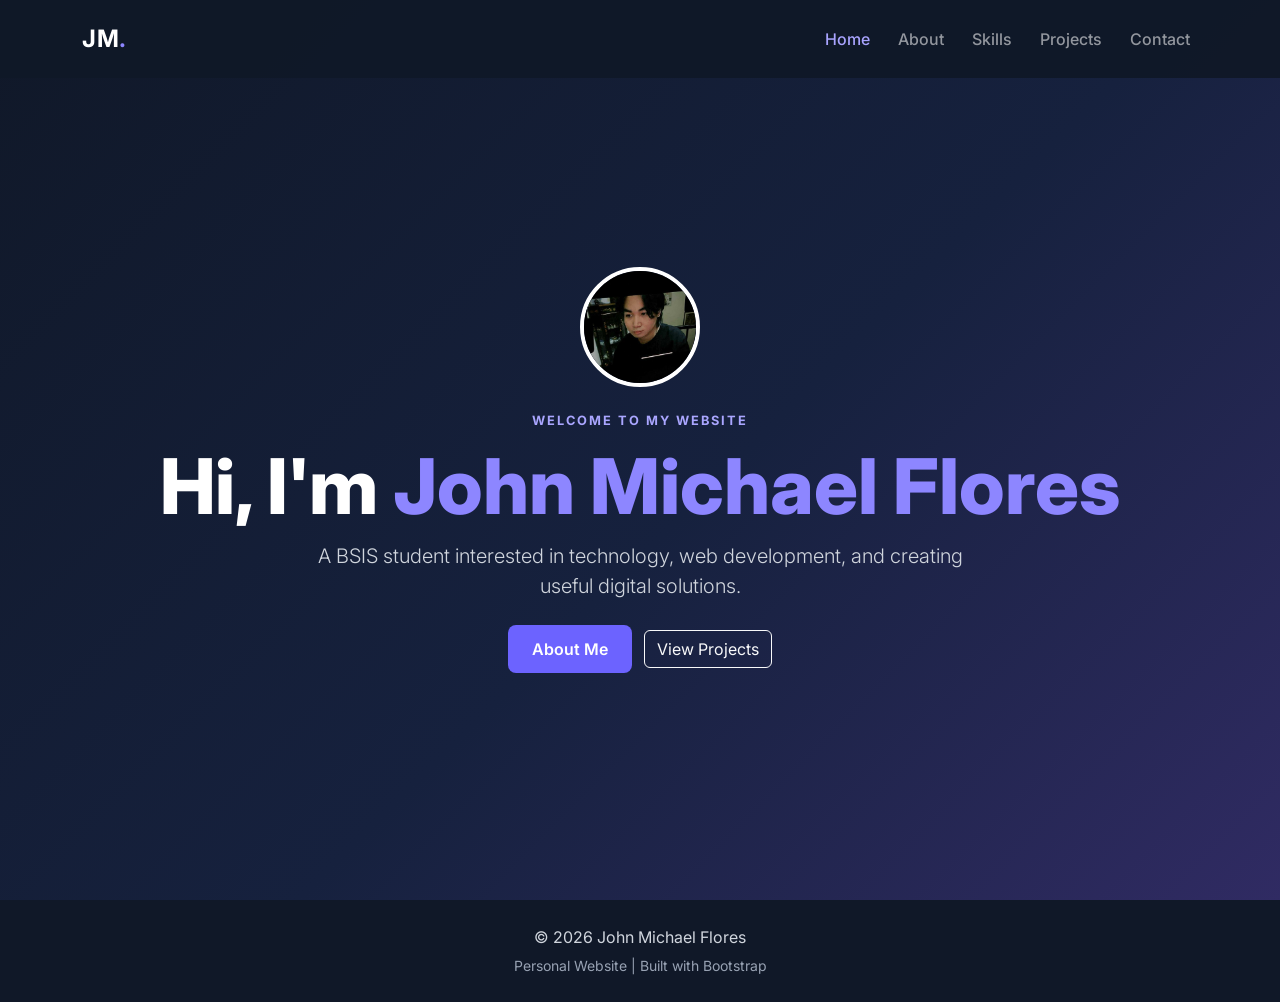
<file: index.html>
<!DOCTYPE html>
<html lang="en">
<head>
  <meta charset="UTF-8">
  <meta name="viewport" content="width=device-width, initial-scale=1.0">
  <title>John Michael Flores | Home</title>
  <link href="https://cdn.jsdelivr.net/npm/bootstrap@5.3.3/dist/css/bootstrap.min.css" rel="stylesheet">
  <link rel="stylesheet" href="css/style.css">
</head>
<body>
<nav class="navbar navbar-expand-lg navbar-dark fixed-top">
  <div class="container">
    <a class="navbar-brand fw-bold" href="index.html">JM<span>.</span></a>
    <button class="navbar-toggler" type="button" data-bs-toggle="collapse" data-bs-target="#navbarNav">
      <span class="navbar-toggler-icon"></span>
    </button>
    <div class="collapse navbar-collapse" id="navbarNav">
      <ul class="navbar-nav ms-auto">
        <li class="nav-item"><a class="nav-link active" href="index.html">Home</a></li>
        <li class="nav-item"><a class="nav-link" href="about.html">About</a></li>
        <li class="nav-item"><a class="nav-link" href="skills.html">Skills</a></li>
        <li class="nav-item"><a class="nav-link" href="projects.html">Projects</a></li>
        <li class="nav-item"><a class="nav-link" href="contact.html">Contact</a></li>
      </ul>
    </div>
  </div>
</nav>

<header class="hero d-flex align-items-center">
  <div class="container text-center">
    <img src="images/profile.png" class="profile-photo mx-auto mb-4" alt="Profile">
    <p class="eyebrow">WELCOME TO MY WEBSITE</p>
    <h1>Hi, I'm <span>John Michael Flores</span></h1>
    <p class="lead mx-auto">A BSIS student interested in technology, web development, and creating useful digital solutions.</p>
    <div class="mt-4">
      <a href="about.html" class="btn btn-main me-2">About Me</a>
      <a href="projects.html" class="btn btn-outline-light">View Projects</a>
    </div>
  </div>
</header>

<footer class="footer">
  <div class="container text-center">
    <p class="mb-1">© <span id="year"></span> John Michael Flores</p>
    <small>Personal Website | Built with Bootstrap</small>
  </div>
</footer>
<script src="https://cdn.jsdelivr.net/npm/bootstrap@5.3.3/dist/js/bootstrap.bundle.min.js"></script>
<script src="js/script.js"></script>
</body>
</html>
</file>
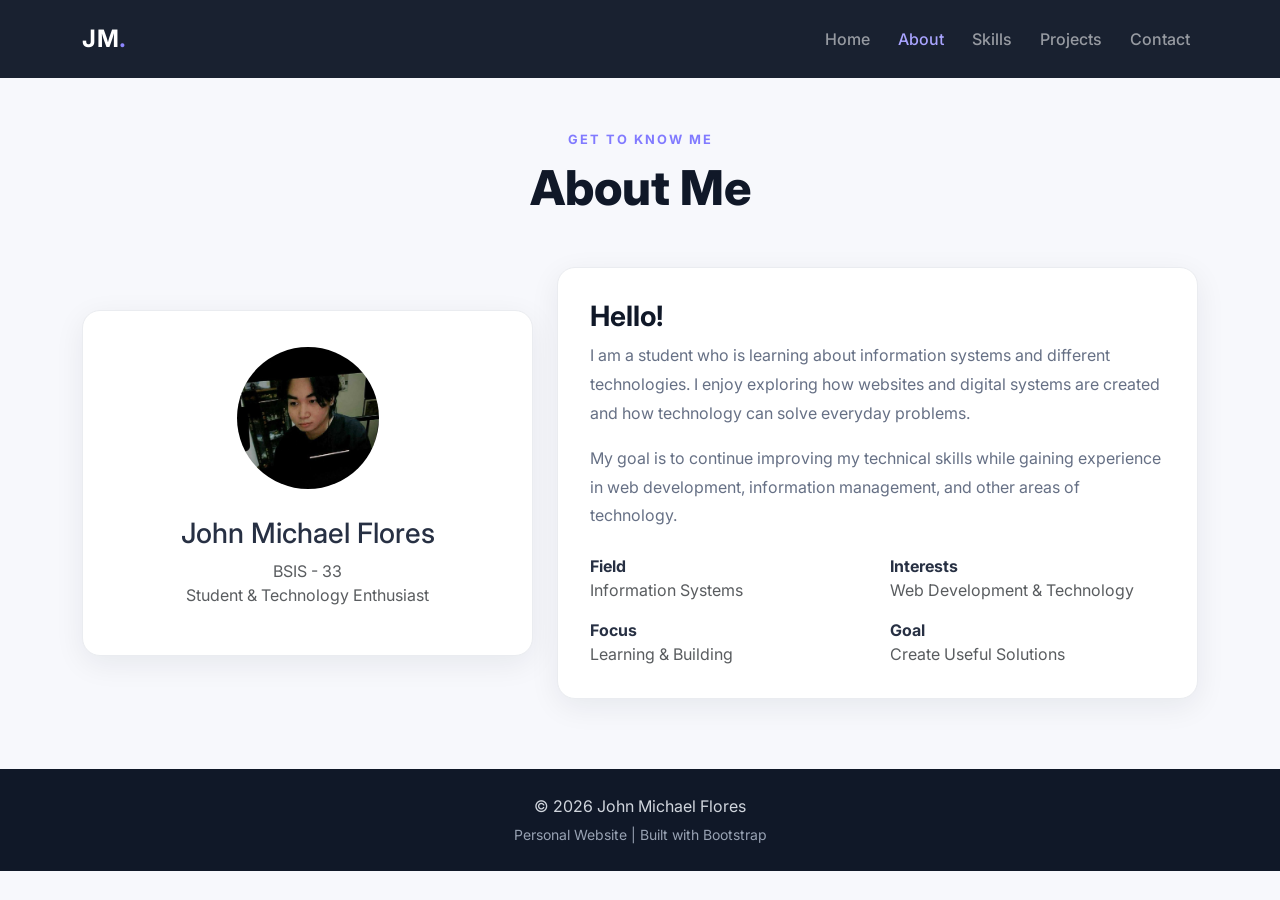
<file: about.html>
<!DOCTYPE html>
<html lang="en">
<head>
  <meta charset="UTF-8">
  <meta name="viewport" content="width=device-width, initial-scale=1.0">
  <title>John Michael Flores | About</title>
  <link href="https://cdn.jsdelivr.net/npm/bootstrap@5.3.3/dist/css/bootstrap.min.css" rel="stylesheet">
  <link rel="stylesheet" href="css/style.css">
</head>
<body>
<nav class="navbar navbar-expand-lg navbar-dark fixed-top">
  <div class="container">
    <a class="navbar-brand fw-bold" href="index.html">JM<span>.</span></a>
    <button class="navbar-toggler" type="button" data-bs-toggle="collapse" data-bs-target="#navbarNav"><span class="navbar-toggler-icon"></span></button>
    <div class="collapse navbar-collapse" id="navbarNav">
      <ul class="navbar-nav ms-auto">
        <li class="nav-item"><a class="nav-link" href="index.html">Home</a></li>
        <li class="nav-item"><a class="nav-link active" href="about.html">About</a></li>
        <li class="nav-item"><a class="nav-link" href="skills.html">Skills</a></li>
        <li class="nav-item"><a class="nav-link" href="projects.html">Projects</a></li>
        <li class="nav-item"><a class="nav-link" href="contact.html">Contact</a></li>
      </ul>
    </div>
  </div>
</nav>

<main class="page-section">
  <div class="container">
    <div class="section-heading">
      <p class="eyebrow">GET TO KNOW ME</p>
      <h1>About Me</h1>
    </div>
    <div class="row g-4 align-items-center">
      <div class="col-lg-5">
        <div class="profile-card text-center">
          <img src="images/profile.png" class="profile-photo large mx-auto" alt="Profile">
          <h3 class="mt-4">John Michael Flores</h3>
          <p class="text-muted mb-0">BSIS - 33</p>
          <p class="text-muted">Student & Technology Enthusiast</p>
        </div>
      </div>
      <div class="col-lg-7">
        <div class="content-card">
          <h3>Hello!</h3>
          <p>I am a student who is learning about information systems and different technologies. I enjoy exploring how websites and digital systems are created and how technology can solve everyday problems.</p>
          <p>My goal is to continue improving my technical skills while gaining experience in web development, information management, and other areas of technology.</p>
          <div class="row mt-4">
            <div class="col-sm-6 mb-3"><strong>Field</strong><br><span class="text-muted">Information Systems</span></div>
            <div class="col-sm-6 mb-3"><strong>Interests</strong><br><span class="text-muted">Web Development & Technology</span></div>
            <div class="col-sm-6"><strong>Focus</strong><br><span class="text-muted">Learning & Building</span></div>
            <div class="col-sm-6"><strong>Goal</strong><br><span class="text-muted">Create Useful Solutions</span></div>
          </div>
        </div>
      </div>
    </div>
  </div>
</main>

<footer class="footer"><div class="container text-center"><p class="mb-1">© <span id="year"></span> John Michael Flores</p><small>Personal Website | Built with Bootstrap</small></div></footer>
<script src="https://cdn.jsdelivr.net/npm/bootstrap@5.3.3/dist/js/bootstrap.bundle.min.js"></script>
<script src="js/script.js"></script>
</body>
</html>
</file>
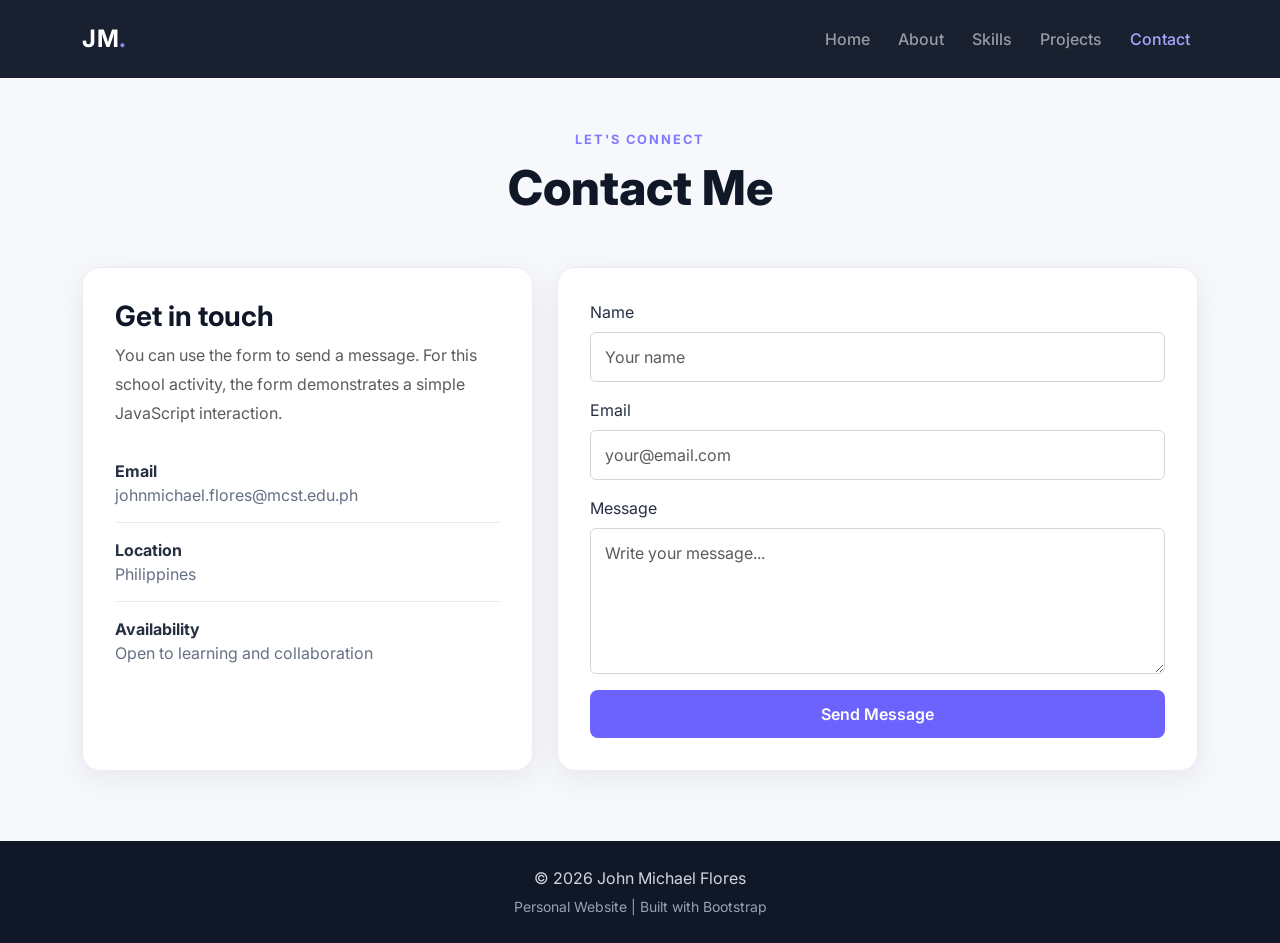
<file: contact.html>
<!DOCTYPE html>
<html lang="en">
<head>
  <meta charset="UTF-8">
  <meta name="viewport" content="width=device-width, initial-scale=1.0">
  <title>John Michael Flores | Contact</title>
  <link href="https://cdn.jsdelivr.net/npm/bootstrap@5.3.3/dist/css/bootstrap.min.css" rel="stylesheet">
  <link rel="stylesheet" href="css/style.css">
</head>
<body>
<nav class="navbar navbar-expand-lg navbar-dark fixed-top">
  <div class="container">
    <a class="navbar-brand fw-bold" href="index.html">JM<span>.</span></a>
    <button class="navbar-toggler" type="button" data-bs-toggle="collapse" data-bs-target="#navbarNav"><span class="navbar-toggler-icon"></span></button>
    <div class="collapse navbar-collapse" id="navbarNav">
      <ul class="navbar-nav ms-auto">
        <li class="nav-item"><a class="nav-link" href="index.html">Home</a></li>
        <li class="nav-item"><a class="nav-link" href="about.html">About</a></li>
        <li class="nav-item"><a class="nav-link" href="skills.html">Skills</a></li>
        <li class="nav-item"><a class="nav-link" href="projects.html">Projects</a></li>
        <li class="nav-item"><a class="nav-link active" href="contact.html">Contact</a></li>
      </ul>
    </div>
  </div>
</nav>

<main class="page-section">
  <div class="container">
    <div class="section-heading">
      <p class="eyebrow">LET'S CONNECT</p>
      <h1>Contact Me</h1>
    </div>
    <div class="row g-4 justify-content-center">
      <div class="col-lg-5">
        <div class="content-card h-100">
          <h3>Get in touch</h3>
          <p class="text-muted">You can use the form to send a message. For this school activity, the form demonstrates a simple JavaScript interaction.</p>
          <div class="contact-item"><strong>Email</strong><br><span>johnmichael.flores@mcst.edu.ph</span></div>
          <div class="contact-item"><strong>Location</strong><br><span>Philippines</span></div>
          <div class="contact-item"><strong>Availability</strong><br><span>Open to learning and collaboration</span></div>
        </div>
      </div>
      <div class="col-lg-7">
        <div class="content-card">
          <form id="contactForm">
            <div class="mb-3"><label class="form-label">Name</label><input type="text" class="form-control" id="name" placeholder="Your name" required></div>
            <div class="mb-3"><label class="form-label">Email</label><input type="email" class="form-control" id="email" placeholder="your@email.com" required></div>
            <div class="mb-3"><label class="form-label">Message</label><textarea class="form-control" id="message" rows="5" placeholder="Write your message..." required></textarea></div>
            <button type="submit" class="btn btn-main w-100">Send Message</button>
            <div id="formMessage" class="alert mt-3 d-none"></div>
          </form>
        </div>
      </div>
    </div>
  </div>
</main>

<footer class="footer"><div class="container text-center"><p class="mb-1">© <span id="year"></span> John Michael Flores</p><small>Personal Website | Built with Bootstrap</small></div></footer>
<script src="https://cdn.jsdelivr.net/npm/bootstrap@5.3.3/dist/js/bootstrap.bundle.min.js"></script>
<script src="js/script.js"></script>
</body>
</html>
</file>
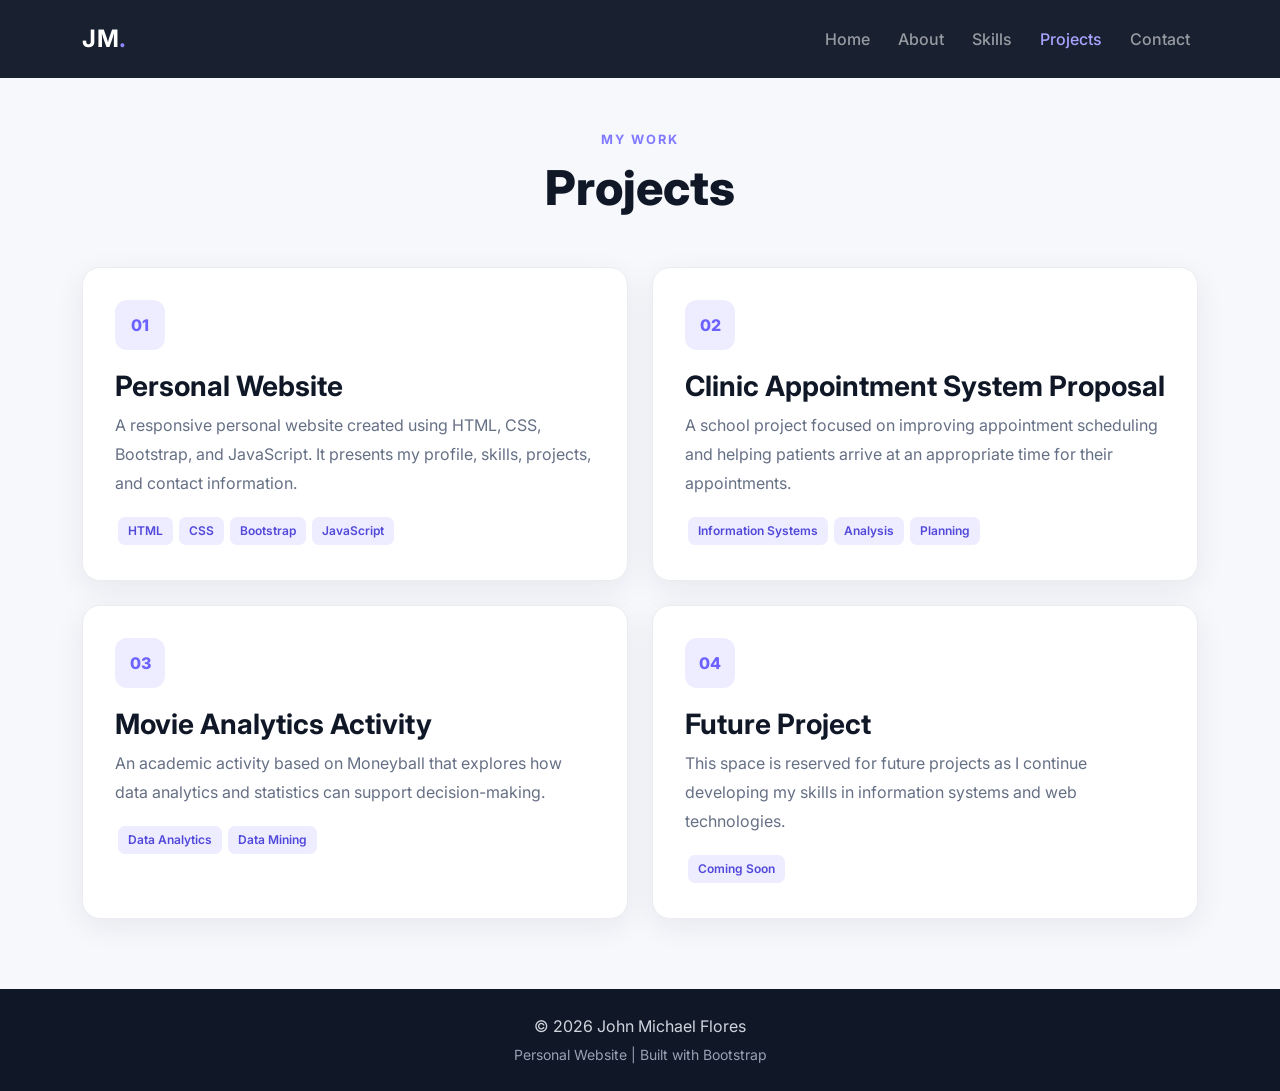
<file: projects.html>
<!DOCTYPE html>
<html lang="en">
<head>
  <meta charset="UTF-8">
  <meta name="viewport" content="width=device-width, initial-scale=1.0">
  <title>John Michael Flores | Projects</title>
  <link href="https://cdn.jsdelivr.net/npm/bootstrap@5.3.3/dist/css/bootstrap.min.css" rel="stylesheet">
  <link rel="stylesheet" href="css/style.css">
</head>
<body>
<nav class="navbar navbar-expand-lg navbar-dark fixed-top">
  <div class="container">
    <a class="navbar-brand fw-bold" href="index.html">JM<span>.</span></a>
    <button class="navbar-toggler" type="button" data-bs-toggle="collapse" data-bs-target="#navbarNav"><span class="navbar-toggler-icon"></span></button>
    <div class="collapse navbar-collapse" id="navbarNav">
      <ul class="navbar-nav ms-auto">
        <li class="nav-item"><a class="nav-link" href="index.html">Home</a></li>
        <li class="nav-item"><a class="nav-link" href="about.html">About</a></li>
        <li class="nav-item"><a class="nav-link" href="skills.html">Skills</a></li>
        <li class="nav-item"><a class="nav-link active" href="projects.html">Projects</a></li>
        <li class="nav-item"><a class="nav-link" href="contact.html">Contact</a></li>
      </ul>
    </div>
  </div>
</nav>

<main class="page-section">
  <div class="container">
    <div class="section-heading">
      <p class="eyebrow">MY WORK</p>
      <h1>Projects</h1>
    </div>
    <div class="row g-4">
      <div class="col-md-6">
        <div class="project-card h-100">
          <div class="project-number">01</div>
          <h3>Personal Website</h3>
          <p>A responsive personal website created using HTML, CSS, Bootstrap, and JavaScript. It presents my profile, skills, projects, and contact information.</p>
          <span class="badge">HTML</span><span class="badge">CSS</span><span class="badge">Bootstrap</span><span class="badge">JavaScript</span>
        </div>
      </div>
      <div class="col-md-6">
        <div class="project-card h-100">
          <div class="project-number">02</div>
          <h3>Clinic Appointment System Proposal</h3>
          <p>A school project focused on improving appointment scheduling and helping patients arrive at an appropriate time for their appointments.</p>
          <span class="badge">Information Systems</span><span class="badge">Analysis</span><span class="badge">Planning</span>
        </div>
      </div>
      <div class="col-md-6">
        <div class="project-card h-100">
          <div class="project-number">03</div>
          <h3>Movie Analytics Activity</h3>
          <p>An academic activity based on Moneyball that explores how data analytics and statistics can support decision-making.</p>
          <span class="badge">Data Analytics</span><span class="badge">Data Mining</span>
        </div>
      </div>
      <div class="col-md-6">
        <div class="project-card h-100">
          <div class="project-number">04</div>
          <h3>Future Project</h3>
          <p>This space is reserved for future projects as I continue developing my skills in information systems and web technologies.</p>
          <span class="badge">Coming Soon</span>
        </div>
      </div>
    </div>
  </div>
</main>

<footer class="footer"><div class="container text-center"><p class="mb-1">© <span id="year"></span> John Michael Flores</p><small>Personal Website | Built with Bootstrap</small></div></footer>
<script src="https://cdn.jsdelivr.net/npm/bootstrap@5.3.3/dist/js/bootstrap.bundle.min.js"></script>
<script src="js/script.js"></script>
</body>
</html>
</file>
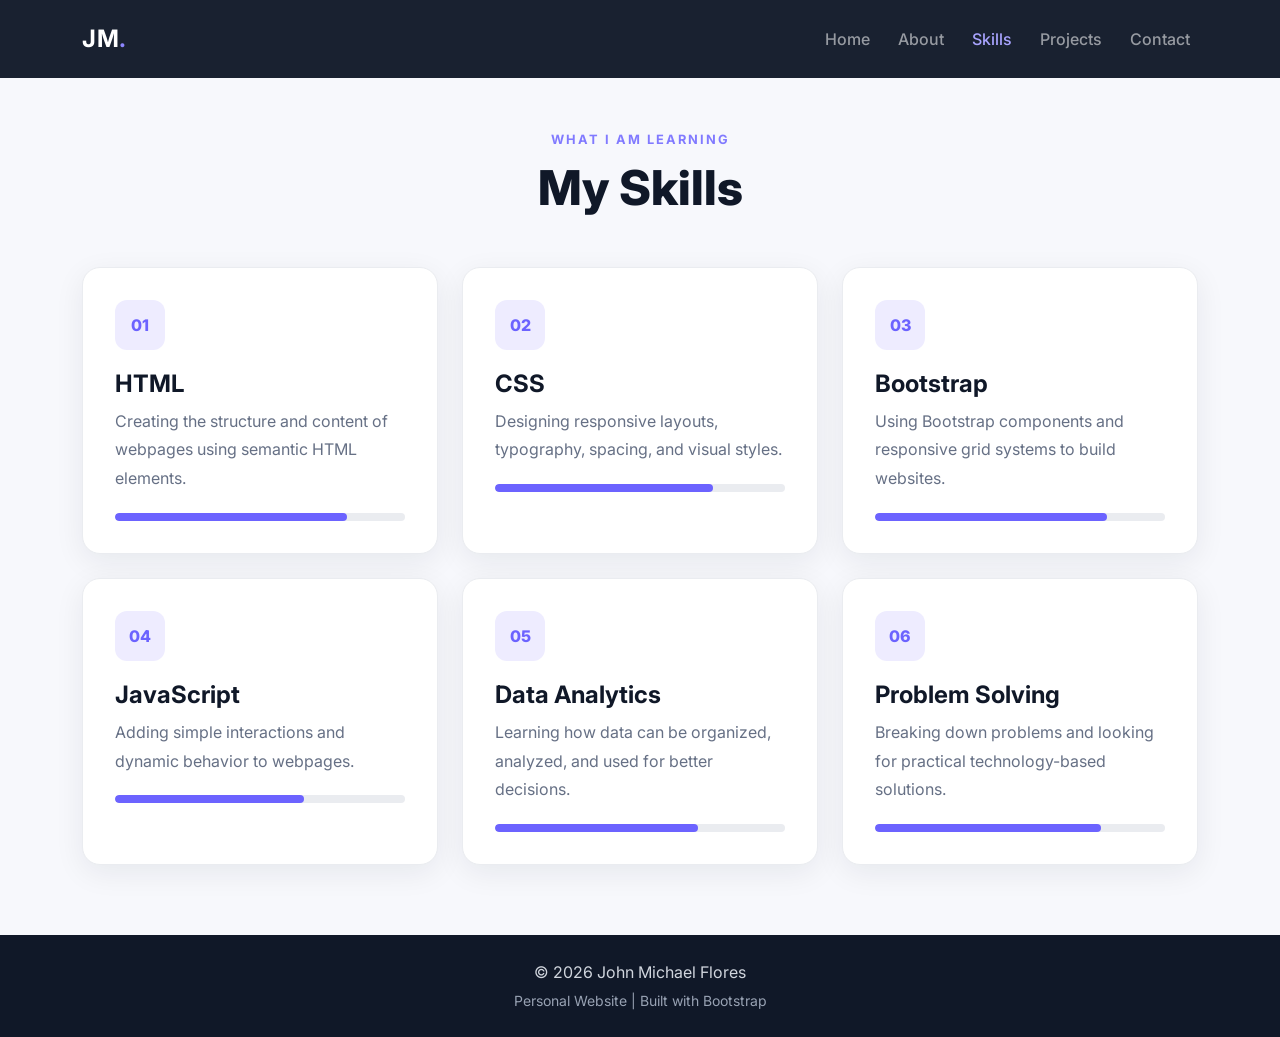
<file: skills.html>
<!DOCTYPE html>
<html lang="en">
<head>
  <meta charset="UTF-8">
  <meta name="viewport" content="width=device-width, initial-scale=1.0">
  <title>John Michael Flores | Skills</title>
  <link href="https://cdn.jsdelivr.net/npm/bootstrap@5.3.3/dist/css/bootstrap.min.css" rel="stylesheet">
  <link rel="stylesheet" href="css/style.css">
</head>
<body>
<nav class="navbar navbar-expand-lg navbar-dark fixed-top">
  <div class="container">
    <a class="navbar-brand fw-bold" href="index.html">JM<span>.</span></a>
    <button class="navbar-toggler" type="button" data-bs-toggle="collapse" data-bs-target="#navbarNav"><span class="navbar-toggler-icon"></span></button>
    <div class="collapse navbar-collapse" id="navbarNav">
      <ul class="navbar-nav ms-auto">
        <li class="nav-item"><a class="nav-link" href="index.html">Home</a></li>
        <li class="nav-item"><a class="nav-link" href="about.html">About</a></li>
        <li class="nav-item"><a class="nav-link active" href="skills.html">Skills</a></li>
        <li class="nav-item"><a class="nav-link" href="projects.html">Projects</a></li>
        <li class="nav-item"><a class="nav-link" href="contact.html">Contact</a></li>
      </ul>
    </div>
  </div>
</nav>

<main class="page-section">
  <div class="container">
    <div class="section-heading">
      <p class="eyebrow">WHAT I AM LEARNING</p>
      <h1>My Skills</h1>
    </div>
    <div class="row g-4">
      <div class="col-md-6 col-lg-4">
        <div class="skill-card h-100">
          <div class="icon">01</div><h4>HTML</h4>
          <p>Creating the structure and content of webpages using semantic HTML elements.</p>
          <div class="progress"><div class="progress-bar" style="width:80%">80%</div></div>
        </div>
      </div>
      <div class="col-md-6 col-lg-4">
        <div class="skill-card h-100">
          <div class="icon">02</div><h4>CSS</h4>
          <p>Designing responsive layouts, typography, spacing, and visual styles.</p>
          <div class="progress"><div class="progress-bar" style="width:75%">75%</div></div>
        </div>
      </div>
      <div class="col-md-6 col-lg-4">
        <div class="skill-card h-100">
          <div class="icon">03</div><h4>Bootstrap</h4>
          <p>Using Bootstrap components and responsive grid systems to build websites.</p>
          <div class="progress"><div class="progress-bar" style="width:80%">80%</div></div>
        </div>
      </div>
      <div class="col-md-6 col-lg-4">
        <div class="skill-card h-100">
          <div class="icon">04</div><h4>JavaScript</h4>
          <p>Adding simple interactions and dynamic behavior to webpages.</p>
          <div class="progress"><div class="progress-bar" style="width:65%">65%</div></div>
        </div>
      </div>
      <div class="col-md-6 col-lg-4">
        <div class="skill-card h-100">
          <div class="icon">05</div><h4>Data Analytics</h4>
          <p>Learning how data can be organized, analyzed, and used for better decisions.</p>
          <div class="progress"><div class="progress-bar" style="width:70%">70%</div></div>
        </div>
      </div>
      <div class="col-md-6 col-lg-4">
        <div class="skill-card h-100">
          <div class="icon">06</div><h4>Problem Solving</h4>
          <p>Breaking down problems and looking for practical technology-based solutions.</p>
          <div class="progress"><div class="progress-bar" style="width:78%">78%</div></div>
        </div>
      </div>
    </div>
  </div>
</main>

<footer class="footer"><div class="container text-center"><p class="mb-1">© <span id="year"></span> John Michael Flores</p><small>Personal Website | Built with Bootstrap</small></div></footer>
<script src="https://cdn.jsdelivr.net/npm/bootstrap@5.3.3/dist/js/bootstrap.bundle.min.js"></script>
<script src="js/script.js"></script>
</body>
</html>
</file>
<file: css/style.css>
@import url('https://fonts.googleapis.com/css2?family=Inter:wght@400;500;600;700;800&display=swap');

:root {
  --dark: #101828;
  --navy: #16213e;
  --accent: #6c63ff;
  --light: #f7f8fc;
  --text: #273043;
  --muted: #667085;
  --card: #ffffff;
}

* { box-sizing: border-box; }
body { margin: 0; font-family: 'Inter', sans-serif; color: var(--text); background: var(--light); }
.navbar { background: rgba(16,24,40,.96); padding: 16px 0; }
.navbar-brand { font-size: 1.5rem; letter-spacing: .5px; }
.navbar-brand span, .hero h1 span { color: #8d86ff; }
.nav-link { margin-left: 12px; font-weight: 500; }
.nav-link:hover, .nav-link.active { color: #a9a4ff !important; }

.hero {
  min-height: 100vh;
  color: white;
  background: linear-gradient(135deg, #101828 0%, #16213e 55%, #302b63 100%);
  padding: 110px 0 70px;
}
.avatar {
  width: 120px; height: 120px; border-radius: 50%;
  display: flex; align-items: center; justify-content: center;
  background: linear-gradient(135deg, #6c63ff, #8d86ff);
  color: white; font-size: 2rem; font-weight: 800;
  box-shadow: 0 15px 45px rgba(0,0,0,.25);
}
.avatar.large { width: 150px; height: 150px; font-size: 2.6rem; }
.eyebrow { font-size: .8rem; font-weight: 700; letter-spacing: 2px; color: #817aff; margin-bottom: 10px; }
.hero .eyebrow { color: #aaa6ff; }
.hero h1 { font-size: clamp(2.4rem, 6vw, 4.8rem); font-weight: 800; }
.hero .lead { max-width: 680px; color: #d0d5dd; }
.btn-main { background: var(--accent); color: white; border: none; padding: 12px 24px; font-weight: 600; border-radius: 8px; }
.btn-main:hover { background: #574fe8; color: white; transform: translateY(-1px); }

.page-section { min-height: calc(100vh - 145px); padding: 130px 0 70px; }
.section-heading { text-align: center; margin-bottom: 50px; }
.section-heading h1 { font-size: 3rem; font-weight: 800; color: var(--dark); }

.profile-card, .content-card, .skill-card, .project-card {
  background: var(--card); border-radius: 18px; padding: 32px;
  box-shadow: 0 8px 30px rgba(16,24,40,.07);
  border: 1px solid #eaecf0;
}
.content-card h3, .skill-card h4, .project-card h3 { color: var(--dark); font-weight: 700; }
.content-card p, .skill-card p, .project-card p { line-height: 1.8; color: var(--muted); }
.icon, .project-number {
  width: 50px; height: 50px; border-radius: 12px;
  display: flex; align-items: center; justify-content: center;
  background: #eeecff; color: var(--accent); font-weight: 800; margin-bottom: 20px;
}
.progress { height: 8px; background: #eaecf0; margin-top: 20px; }
.progress-bar { background: var(--accent); font-size: 0; border-radius: 10px; }
.badge { background: #eeecff; color: #5149d9; font-weight: 600; padding: 8px 10px; margin: 3px; display: inline-block; border-radius: 7px; }
.project-card { transition: .25s ease; }
.project-card:hover, .skill-card:hover { transform: translateY(-5px); box-shadow: 0 15px 35px rgba(16,24,40,.11); }
.contact-item { padding: 15px 0; border-bottom: 1px solid #eaecf0; }
.contact-item:last-child { border-bottom: 0; }
.contact-item span { color: var(--muted); }
.form-control { padding: 12px 14px; border-color: #d0d5dd; }
.form-control:focus { border-color: var(--accent); box-shadow: 0 0 0 .2rem rgba(108,99,255,.12); }
.footer { background: var(--dark); color: #d0d5dd; padding: 25px 0; }
.footer small { color: #98a2b3; }

@media (max-width: 991px) {
  .nav-link { margin-left: 0; }
  .hero { text-align: center; }
}

.profile-photo{width:120px;height:120px;border-radius:50%;object-fit:cover;border:4px solid white;display:block;}.profile-photo.large{width:150px;height:150px;}
</file>
